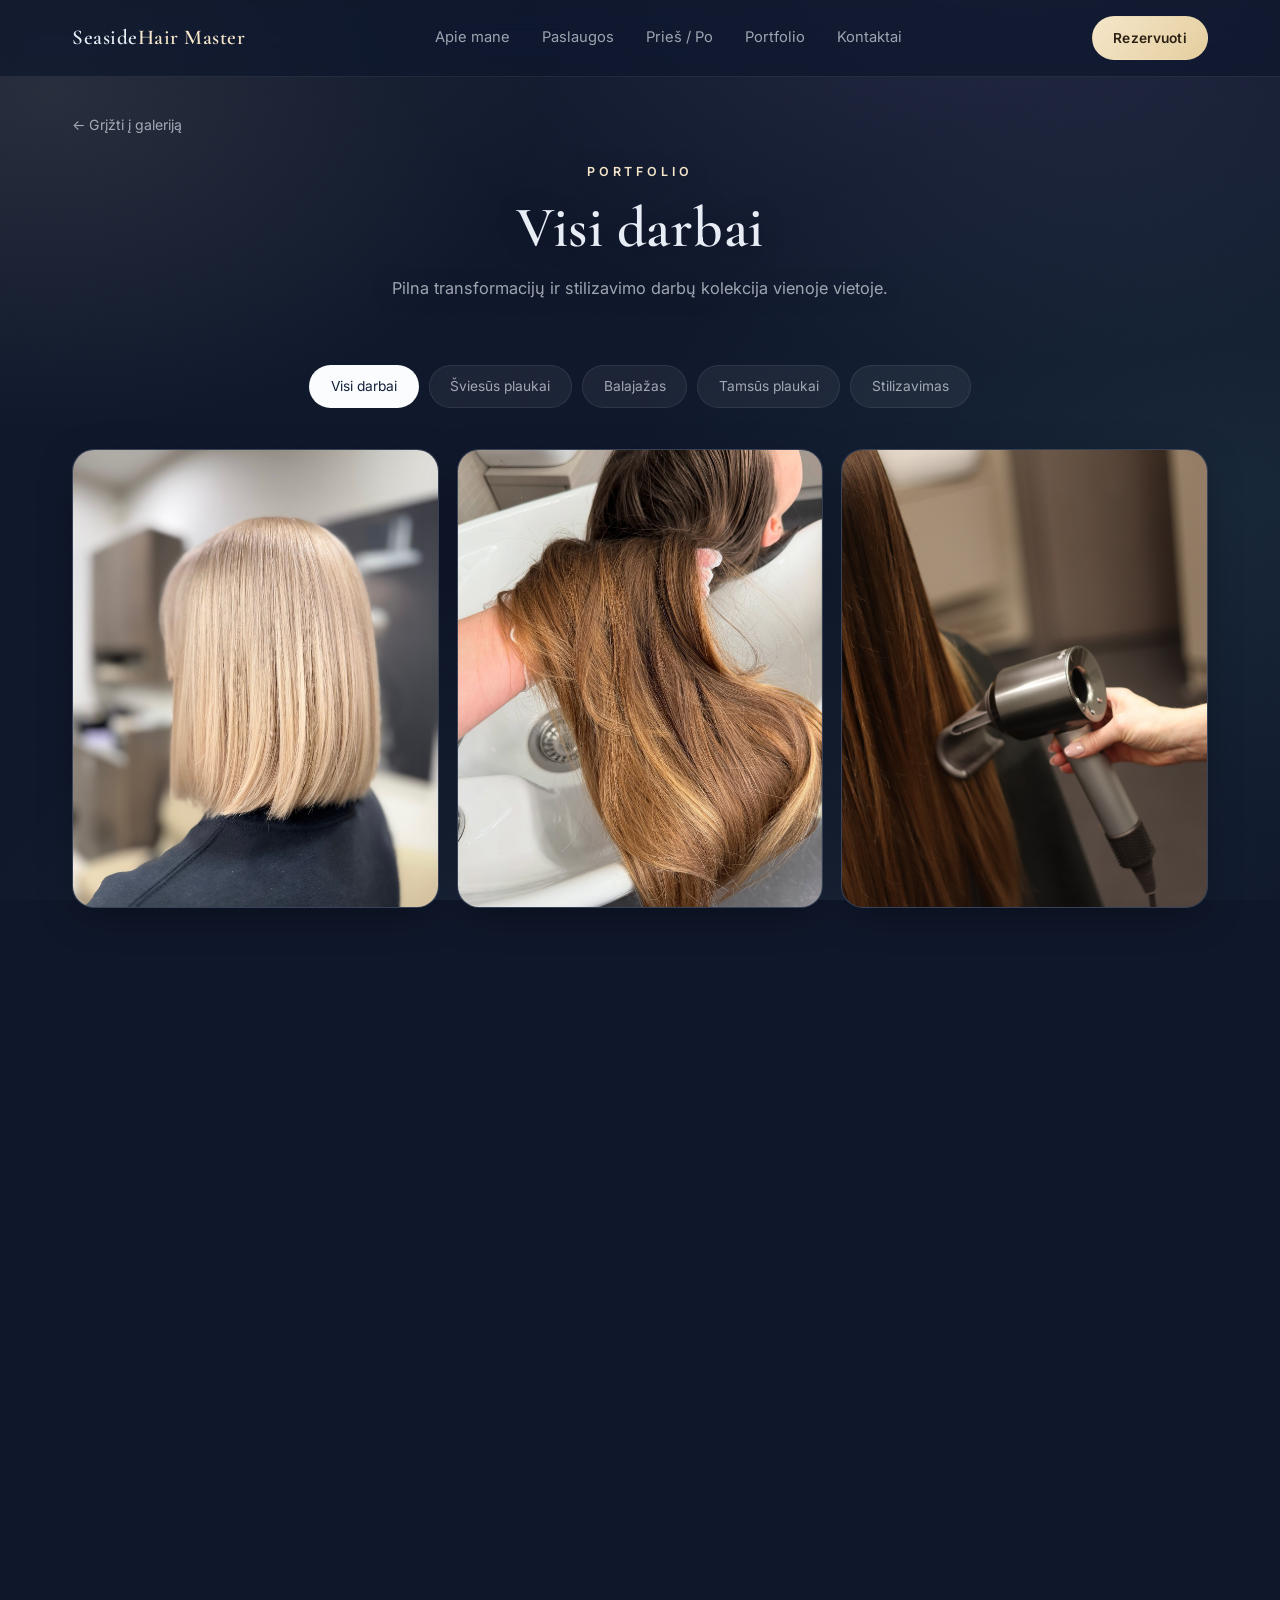
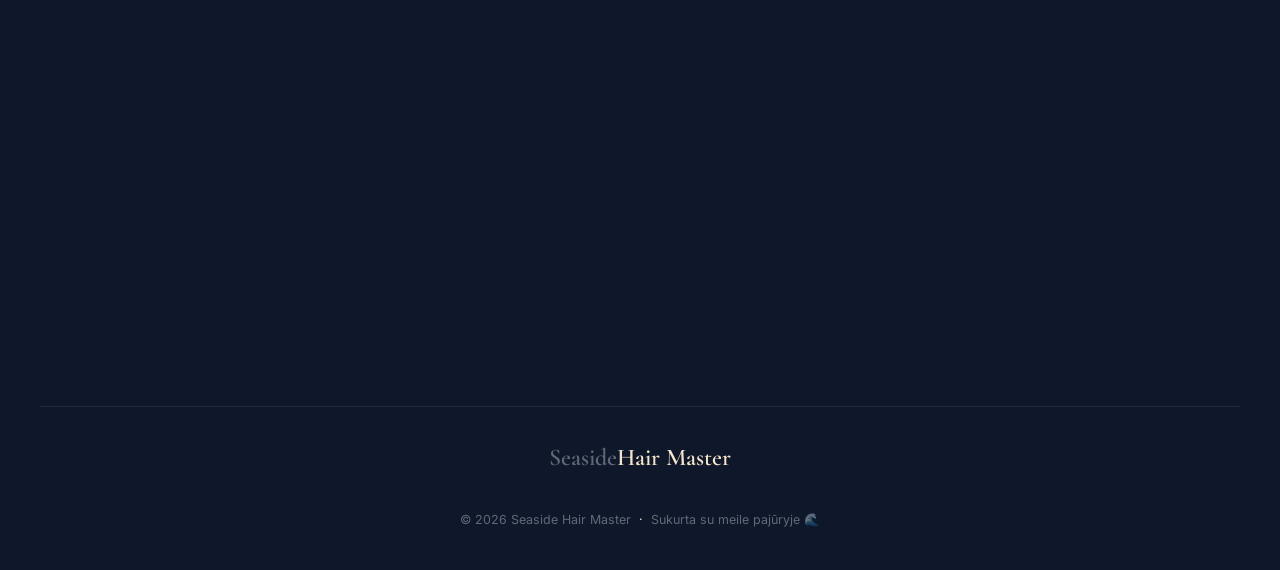
<file: works.html>
<!doctype html>
<html lang="lt">
<head>
  <meta charset="utf-8" />
  <meta name="viewport" content="width=device-width, initial-scale=1, viewport-fit=cover" />
  <title>Darbai · Seaside Hair Master</title>
  <meta name="description" content="Seaside Hair Master darbų galerija pagal kategorijas." />
  <meta name="theme-color" content="#0F172A" />
  <link rel="preconnect" href="https://fonts.googleapis.com" />
  <link rel="preconnect" href="https://fonts.gstatic.com" crossorigin />
  <link href="https://fonts.googleapis.com/css2?family=Cormorant+Garamond:wght@400;500;600;700&family=Inter:wght@300;400;500;600;700&display=swap" rel="stylesheet" />
  <link rel="stylesheet" href="css/styles.css" />
  <link rel="icon" href="data:image/svg+xml,%3Csvg xmlns='http://www.w3.org/2000/svg' viewBox='0 0 32 32'%3E%3Ctext y='26' font-size='26'%3E%F0%9F%8C%8A%3C/text%3E%3C/svg%3E" />
</head>
<body>
  <div class="page-noise" aria-hidden="true"></div>

  <!-- NAV -->
  <header class="nav is-scrolled" id="nav">
    <div class="nav__inner">
      <a href="index.html" class="nav__logo" aria-label="Seaside Hair Master pradžia">
        <span class="nav__logo-text">Seaside<em>Hair&nbsp;Master</em></span>
      </a>
      <nav class="nav__links" aria-label="Pagrindinė navigacija">
        <a href="index.html#about">Apie mane</a>
        <a href="index.html#services">Paslaugos</a>
        <a href="index.html#transform">Prieš / Po</a>
        <a href="index.html#portfolio">Portfolio</a>
        <a href="index.html#contact">Kontaktai</a>
      </nav>
      <a href="index.html#booking" class="btn btn--nav">Rezervuoti</a>
      <button class="sm-toggle" id="smToggle" type="button" aria-label="Atidaryti meniu" aria-expanded="false" aria-controls="smPanel">
        <span class="sm-toggle-textWrap"><span class="sm-toggle-textInner">
          <span class="sm-toggle-line">Meniu</span>
          <span class="sm-toggle-line">Uždaryti</span>
        </span></span>
        <span class="sm-icon" aria-hidden="true">
          <span class="sm-icon-line"></span>
          <span class="sm-icon-line sm-icon-line-v"></span>
        </span>
      </button>
    </div>
  </header>

  <!-- ============ STAGGERED MOBILE MENU ============ -->
  <div class="sm-menu" id="staggeredMenu" aria-hidden="true">
    <div class="sm-prelayers" aria-hidden="true">
      <div class="sm-prelayer" style="background:#4b3f7a"></div>
      <div class="sm-prelayer" style="background:#c9a86e"></div>
    </div>
    <aside class="sm-panel" id="smPanel" aria-hidden="true" aria-label="Meniu">
      <div class="sm-panel-inner">
        <ul class="sm-panel-list" data-numbering>
          <li class="sm-panel-itemWrap"><a class="sm-panel-item" href="index.html#about"><span class="sm-panel-itemLabel">Apie mane</span></a></li>
          <li class="sm-panel-itemWrap"><a class="sm-panel-item" href="index.html#services"><span class="sm-panel-itemLabel">Paslaugos</span></a></li>
          <li class="sm-panel-itemWrap"><a class="sm-panel-item" href="index.html#transform"><span class="sm-panel-itemLabel">Prieš / Po</span></a></li>
          <li class="sm-panel-itemWrap"><a class="sm-panel-item" href="index.html#portfolio"><span class="sm-panel-itemLabel">Portfolio</span></a></li>
          <li class="sm-panel-itemWrap"><a class="sm-panel-item" href="index.html#contact"><span class="sm-panel-itemLabel">Kontaktai</span></a></li>
          <li class="sm-panel-itemWrap"><a class="sm-panel-item" href="index.html#booking"><span class="sm-panel-itemLabel">Rezervuoti</span></a></li>
        </ul>
        <div class="sm-socials" aria-label="Socialiniai tinklai">
          <h3 class="sm-socials-title">Sekite</h3>
          <ul class="sm-socials-list">
            <li class="sm-socials-item"><a class="sm-socials-link" href="https://www.instagram.com/seaside_hair_master" target="_blank" rel="noreferrer">Instagram</a></li>
            <li class="sm-socials-item"><a class="sm-socials-link" href="https://www.facebook.com/ieva.suikaite" target="_blank" rel="noreferrer">Facebook</a></li>
          </ul>
        </div>
      </div>
    </aside>
  </div>

  <main class="works section">
    <a href="index.html#portfolio" class="works__back">← Grįžti į galeriją</a>

    <div class="section__head">
      <p class="eyebrow" id="worksEyebrow">Darbai</p>
      <h1 class="section__title" id="worksTitle">Visi darbai</h1>
      <p class="section__lead" id="worksDesc"></p>
    </div>

    <div class="works__filters" id="worksFilters" role="tablist" aria-label="Kategorijos"></div>

    <div class="works__grid" id="worksGrid"></div>
  </main>

  <!-- Lightbox -->
  <div class="lightbox" id="lightbox" aria-hidden="true" role="dialog" aria-modal="true" aria-label="Darbo peržiūra">
    <button class="lightbox__close" id="lightboxClose" aria-label="Uždaryti">✕</button>
    <img class="lightbox__photo" id="lightboxPhoto" alt="" />
  </div>

  <footer class="site-footer">
    <div class="foot-copy">
      <a href="index.html" class="foot-brand">Seaside<em>Hair Master</em></a>
    </div>
    <div class="foot-copy">
      <span>© <span id="footYear">2026</span> Seaside Hair Master</span>
      <span class="foot-copy__dot">·</span>
      <span>Sukurta su meile pajūryje 🌊</span>
    </div>
  </footer>

  <script src="js/gallery-data.js" defer></script>
  <script src="js/menu.js" defer></script>
  <script src="js/works.js" defer></script>
</body>
</html>
</file>
<file: css/styles.css>
/* =========================================================
   Seaside Hair Master — stiliai
   Dark coastal glassmorphism · responsive
   ========================================================= */

:root{
  --bg:            #0F172A;
  --bg-2:          #0B1120;
  --gold:          #F5E6CA;
  --gold-deep:     #E4CE9E;
  --aqua:          #E0F2FE;
  --aqua-mist:     #A9D9F5;
  --violet:        #B9A8F0;
  --teal:          #7FE3D0;
  --pearl:         #FBFCFE;
  --text:          #E8EDF5;
  --text-soft:     rgba(232,237,245,.66);
  --text-faint:    rgba(232,237,245,.38);

  --glass:         rgba(255,255,255,.055);
  --glass-strong:  rgba(255,255,255,.09);
  --glass-border:  rgba(255,255,255,.14);
  --glass-border-soft: rgba(255,255,255,.08);

  --radius:        22px;
  --radius-sm:     14px;
  --shadow:        0 24px 60px -20px rgba(0,0,0,.55);
  --shadow-soft:   0 10px 40px -12px rgba(0,0,0,.5);

  --serif:         "Cormorant Garamond", Georgia, serif;
  --sans:          "Inter", system-ui, -apple-system, sans-serif;

  --maxw:          1200px;
  --ease:          cubic-bezier(.22,.61,.36,1);
}

*,*::before,*::after{ box-sizing:border-box; }

html{ scroll-behavior:smooth; -webkit-text-size-adjust:100%; overflow-x:hidden; overflow-x:clip; }

body{
  margin:0;
  font-family:var(--sans);
  color:var(--text);
  background:
    radial-gradient(1100px 700px at 80% -6%, rgba(185,168,240,.12), transparent 60%),
    radial-gradient(900px 620px at 4% 10%, rgba(245,230,202,.10), transparent 55%),
    radial-gradient(1000px 700px at 96% 55%, rgba(127,227,208,.07), transparent 60%),
    radial-gradient(1200px 900px at 50% 122%, rgba(169,217,245,.10), transparent 60%),
    var(--bg);
  background-attachment:fixed;
  line-height:1.6;
  position:relative;
  overflow-x:hidden;
  overflow-x:clip;
  -webkit-font-smoothing:antialiased;
}

img{ max-width:100%; display:block; }
a{ color:inherit; text-decoration:none; }
button{ font-family:inherit; cursor:pointer; }

.page-noise{
  position:fixed; inset:0; z-index:1; pointer-events:none; opacity:.35;
  background-image:url("data:image/svg+xml,%3Csvg xmlns='http://www.w3.org/2000/svg' width='120' height='120'%3E%3Cfilter id='n'%3E%3CfeTurbulence type='fractalNoise' baseFrequency='.85' numOctaves='2'/%3E%3C/filter%3E%3Crect width='100%25' height='100%25' filter='url(%23n)' opacity='.5'/%3E%3C/svg%3E");
  mix-blend-mode:overlay;
}

/* ---------- typography helpers ---------- */
.eyebrow{
  font-size:.78rem; letter-spacing:.32em; text-transform:uppercase;
  color:var(--gold); font-weight:600; margin:0 0 1rem;
}
.section__title{
  font-family:var(--serif); font-weight:600;
  font-size:clamp(2.1rem,5.2vw,3.6rem); line-height:1.05;
  margin:0; letter-spacing:.5px;
}
.section__lead{
  color:var(--text-soft); max-width:52ch; margin:1rem auto 0;
  font-size:1.02rem;
}

/* ---------- glass card ---------- */
.glass-card{
  background:linear-gradient(160deg, var(--glass-strong), var(--glass));
  border:1px solid var(--glass-border);
  border-radius:var(--radius);
  backdrop-filter:blur(18px) saturate(140%);
  -webkit-backdrop-filter:blur(18px) saturate(140%);
  box-shadow:var(--shadow-soft),
             inset 0 1px 0 rgba(255,255,255,.14);
}

/* ---------- buttons ---------- */
.btn{
  --pad:.95rem 1.7rem;
  display:inline-flex; align-items:center; justify-content:center; gap:.5em;
  padding:var(--pad); border:1px solid transparent; border-radius:100px;
  font-weight:600; font-size:.94rem; letter-spacing:.02em;
  transition:transform .35s var(--ease), box-shadow .35s var(--ease), background .3s;
  white-space:nowrap;
}
.btn--gold{
  background:linear-gradient(135deg,var(--gold),var(--gold-deep));
  color:#2A2013;
  box-shadow:0 12px 30px -10px rgba(245,230,202,.5);
}
.btn--gold:hover{ transform:translateY(-3px); box-shadow:0 18px 40px -10px rgba(245,230,202,.65); }
.btn--ghost{
  background:var(--glass); color:var(--text);
  border:1px solid var(--glass-border);
}
.btn--ghost:hover{ background:var(--glass-strong); transform:translateY(-2px); }
.btn--nav{ padding:.62rem 1.25rem; font-size:.86rem; background:linear-gradient(135deg,var(--gold),var(--gold-deep)); color:#2A2013; }
.btn--nav:hover{ transform:translateY(-2px); }
.btn--block{ width:100%; }

/* ---------- section frame ---------- */
.section{
  position:relative; z-index:2;
  max-width:var(--maxw); margin:0 auto;
  padding:clamp(4.5rem,9vw,8rem) clamp(1.2rem,4vw,2rem);
}
.section__head{ text-align:center; margin-bottom:clamp(2.5rem,5vw,4rem); }

/* reveal animation — dvikryptė, su kryptimi */
.reveal{ opacity:0; transform:translateY(40px); transition:opacity .85s var(--ease), transform .85s var(--ease); }
.reveal[data-reveal="left"]{ transform:translateX(-64px); }
.reveal[data-reveal="right"]{ transform:translateX(64px); }
.reveal[data-reveal="up"]{ transform:translateY(48px); }
.reveal.is-in{ opacity:1; transform:none; }

/* =========================================================
   NAV
   ========================================================= */
.nav{
  position:fixed; top:0; left:0; right:0; z-index:70;
  transition:background .4s, backdrop-filter .4s, border-color .4s;
  border-bottom:1px solid transparent;
}
.nav.is-scrolled{
  background:rgba(15,23,42,.72);
  backdrop-filter:blur(16px) saturate(140%);
  -webkit-backdrop-filter:blur(16px) saturate(140%);
  border-bottom:1px solid var(--glass-border-soft);
}
.nav__inner{
  max-width:var(--maxw); margin:0 auto;
  display:flex; align-items:center; justify-content:space-between; gap:1rem;
  padding:1rem clamp(1.2rem,4vw,2rem);
}
.nav__logo{ display:flex; align-items:center; gap:.55rem; }
.nav__logo-mark{ font-size:1.4rem; }
.nav__logo-text{ font-family:var(--serif); font-size:1.32rem; font-weight:600; letter-spacing:.5px; }
.nav__logo-text em{ font-style:normal; color:var(--gold); }
.nav__links{ display:flex; gap:2rem; }
.nav__links a{ font-size:.92rem; color:var(--text-soft); position:relative; transition:color .3s; }
.nav__links a::after{
  content:""; position:absolute; left:0; bottom:-6px; height:1.5px; width:0;
  background:var(--gold); transition:width .35s var(--ease);
}
.nav__links a:hover{ color:var(--text); }
.nav__links a:hover::after{ width:100%; }

.nav__burger{ display:none; flex-direction:column; gap:5px; background:none; border:0; padding:6px; }
.nav__burger span{ width:24px; height:2px; background:var(--text); border-radius:2px; transition:.3s var(--ease); }
.nav__burger.is-open span:nth-child(1){ transform:translateY(7px) rotate(45deg); }
.nav__burger.is-open span:nth-child(2){ opacity:0; }
.nav__burger.is-open span:nth-child(3){ transform:translateY(-7px) rotate(-45deg); }

.nav__drawer{
  display:none; flex-direction:column; gap:.3rem;
  padding:1rem clamp(1.2rem,4vw,2rem) 1.6rem;
  background:rgba(11,17,32,.96);
  backdrop-filter:blur(16px); border-bottom:1px solid var(--glass-border-soft);
}
.nav__drawer a{ padding:.85rem .4rem; color:var(--text-soft); border-bottom:1px solid var(--glass-border-soft); }
.nav__drawer a:last-child{ border:0; margin-top:.8rem; }
.nav__drawer.is-open{ display:flex; animation:drawer .35s var(--ease); }
@keyframes drawer{ from{ opacity:0; transform:translateY(-12px);} to{ opacity:1; transform:none; } }

/* =========================================================
   HERO
   ========================================================= */
.hero{
  position:relative; min-height:100svh; display:flex; align-items:center;
  padding:5.5rem clamp(1.2rem,4vw,2rem) 2rem; overflow:hidden; z-index:2;
}
.hero__stats{ margin-top:1.3rem; }
.hero__bg{ display:none; }
.hero__canvas{ position:absolute; inset:0; width:100%; height:100%; z-index:0; }
.hero__glow{
  position:absolute; z-index:0; inset:0; pointer-events:none;
  background:radial-gradient(600px 500px at 82% 40%, rgba(169,217,245,.16), transparent 60%);
}
.hero__grid{
  position:relative; z-index:2;
  max-width:var(--maxw); margin:0 auto; width:100%;
  display:grid; grid-template-columns:1.05fr .95fr; gap:clamp(2rem,5vw,4rem); align-items:center;
}
.hero__title{
  font-family:var(--serif); font-weight:600;
  font-size:clamp(2.9rem,6vw,4.7rem); line-height:1; letter-spacing:.5px;
  margin:.3rem 0 1.2rem;
}
.hero__title span{ display:block; }
.reveal-word{ opacity:0; transform:translateY(40px); }
.reveal-word--accent{
  background:linear-gradient(120deg,var(--gold) 10%,var(--violet) 55%,var(--aqua-mist));
  background-size:200% auto;
  -webkit-background-clip:text; background-clip:text; color:transparent;
  font-style:italic; animation:shimmer 7s ease-in-out infinite;
}
@keyframes shimmer{ 0%,100%{ background-position:0% 50%; } 50%{ background-position:100% 50%; } }
.hero__sub{ color:var(--text-soft); font-size:1.05rem; max-width:46ch; margin:0 0 1.5rem; }

.hero__cta{
  display:flex; align-items:center; justify-content:space-between; gap:1.5rem;
  padding:1.1rem 1.1rem 1.1rem 1.6rem; max-width:520px;
}
.hero__cta-text{ display:flex; flex-direction:column; }
.hero__cta-text strong{ font-size:1.02rem; }
.hero__cta-text span{ font-size:.8rem; color:var(--text-faint); }

.hero__stats{ list-style:none; display:flex; gap:2.4rem; margin:2.6rem 0 0; padding:0; }
.hero__stats li{ display:flex; flex-direction:column; }
.hero__stats b{ font-family:var(--serif); font-size:1.8rem; color:var(--gold); }
.hero__stats span{ font-size:.78rem; color:var(--text-soft); letter-spacing:.02em; }

.hero__right{ display:flex; justify-content:center; align-items:center; }
.hero__media{ position:relative; display:flex; justify-content:center; }
.hero__media-img{
  aspect-ratio:9/16; height:min(76vh, 660px); width:auto; max-width:100%;
  border-radius:calc(var(--radius) + 8px);
  background:
    linear-gradient(180deg, rgba(15,23,42,.28) 0%, transparent 20%, transparent 62%, rgba(11,17,32,.62) 100%),
    url("../assets/img/ieva-portrait.jpg");
  background-size:cover; background-position:center 8%;
  box-shadow:
    0 50px 90px -30px rgba(0,0,0,.85),
    0 20px 50px -25px rgba(0,0,0,.6);
  border:1px solid rgba(245,230,202,.3);
  position:relative; overflow:hidden;
}
.hero__media-img::before{
  content:""; position:absolute; inset:0; z-index:2; pointer-events:none;
  border-radius:inherit;
  box-shadow:inset 0 0 0 1px rgba(255,255,255,.1), inset 0 0 60px rgba(11,17,32,.35);
}
.hero__media-img::after{
  content:""; position:absolute; inset:0;
  background:linear-gradient(115deg, transparent 40%, rgba(255,255,255,.12) 50%, transparent 60%);
  animation:sheen 6s var(--ease) infinite;
}
@keyframes sheen{ 0%,60%{ transform:translateX(-120%);} 100%{ transform:translateX(120%);} }
.hero__media-tag{
  position:absolute; bottom:1.1rem; left:-1rem; padding:.7rem 1.1rem;
  font-size:.84rem; display:flex; align-items:center; gap:.5rem;
}
.hero__media-tag b{ color:var(--gold); }
.dot{ width:8px; height:8px; border-radius:50%; background:#7CE0A8; box-shadow:0 0 10px #7CE0A8; animation:pulse 1.8s infinite; }
@keyframes pulse{ 0%,100%{ opacity:1;} 50%{ opacity:.35;} }

.hero__scroll{
  position:absolute; bottom:1.6rem; left:50%; transform:translateX(-50%); z-index:3;
  width:26px; height:42px; border:1.5px solid var(--glass-border); border-radius:100px;
  display:flex; justify-content:center; padding-top:8px;
}
.hero__scroll span{ width:4px; height:8px; border-radius:4px; background:var(--gold); animation:scroll 1.8s infinite; }
@keyframes scroll{ 0%{ opacity:0; transform:translateY(-4px);} 40%{ opacity:1;} 80%{ opacity:0; transform:translateY(12px);} }

/* =========================================================
   ABOUT
   ========================================================= */
.about__grid{ display:grid; grid-template-columns:1fr 1.05fr; gap:clamp(2.5rem,6vw,5rem); align-items:center; }
.about__visual{ position:relative; min-height:460px; }
.about__img{ position:absolute; border-radius:var(--radius); background-size:cover; background-position:center; box-shadow:var(--shadow); border:1px solid var(--glass-border); }
.about__img--back{
  width:68%; aspect-ratio:3/4; top:0; right:0;
  background-image:url("../assets/img/long-ombre.jpg");
  background-size:cover; background-position:center 18%; background-repeat:no-repeat;
}
.about__img--front{
  width:56%; aspect-ratio:3/4; bottom:0; left:0;
  background-image:url("../assets/img/foils-process.jpg");
  background-size:cover; background-position:center center; background-repeat:no-repeat;
}
.about__sign{
  position:absolute; bottom:2.2rem; right:.5rem; padding:1rem 1.4rem;
  display:flex; flex-direction:column;
}
.about__sign-name{ font-family:var(--serif); font-size:1.7rem; color:var(--gold); line-height:1; }
.about__sign-role{ font-size:.74rem; color:var(--text-soft); letter-spacing:.06em; text-transform:uppercase; margin-top:.35rem; }

.about__text p{ font-size:1.06rem; margin:0 0 1.2rem; }
.fade-line{ opacity:.28; transition:opacity .8s var(--ease); }
.fade-line.is-in{ opacity:1; }
.about__text em{ color:var(--aqua-mist); font-style:italic; }
.about__badges{ list-style:none; display:flex; flex-wrap:wrap; gap:.6rem; padding:0; margin:1.8rem 0 0; }
.about__badges li{
  font-size:.78rem; padding:.5rem .95rem; border-radius:100px;
  background:var(--glass); border:1px solid var(--glass-border); color:var(--text-soft);
}

/* =========================================================
   SERVICES
   ========================================================= */
.services__tabs{ display:flex; flex-wrap:wrap; justify-content:center; gap:.6rem; margin-bottom:2.6rem; }
.tab{
  padding:.8rem 1.5rem; border-radius:100px; font-size:.92rem; font-weight:500;
  background:var(--glass); border:1px solid var(--glass-border-soft); color:var(--text-soft);
  transition:.3s var(--ease);
}
.tab.is-active{ background:linear-gradient(135deg,var(--gold),var(--gold-deep)); color:#2A2013; border-color:transparent; box-shadow:0 10px 26px -12px rgba(245,230,202,.5); }
.tab:not(.is-active):hover{ color:var(--text); background:var(--glass-strong); }

.services__panels{ position:relative; }
.services__list{ display:grid; gap:1rem; }
.service{
  display:flex; align-items:center; justify-content:space-between; gap:1.5rem;
  padding:1.5rem 1.8rem; border-radius:var(--radius);
  background:linear-gradient(160deg,var(--glass-strong),var(--glass));
  border:1px solid var(--glass-border); backdrop-filter:blur(14px);
  transform-style:preserve-3d; transition:transform .2s var(--ease), border-color .3s, box-shadow .3s;
  will-change:transform;
}
.service:hover{ border-color:rgba(245,230,202,.4); box-shadow:0 20px 50px -22px rgba(0,0,0,.7); }
.service__main h3{ font-family:var(--serif); font-size:1.42rem; margin:0 0 .35rem; font-weight:600; }
.service__main p{ margin:0; color:var(--text-soft); font-size:.94rem; max-width:56ch; }
.service__price{ text-align:right; flex-shrink:0; }
.service__price b{ font-family:var(--serif); font-size:1.5rem; color:var(--gold); display:block; }
.service__price span{ font-size:.72rem; color:var(--text-faint); text-transform:uppercase; letter-spacing:.1em; }
.service__book{ margin-top:.6rem; font-size:.8rem; color:var(--aqua-mist); }

.services__thumb{
  position:fixed; top:0; left:0; width:150px; height:190px; border-radius:16px;
  background-size:cover; background-position:center; pointer-events:none; z-index:40;
  opacity:0; transform:translate(-50%,-50%) scale(.7); transition:opacity .3s, transform .3s var(--ease);
  border:1px solid var(--glass-border); box-shadow:var(--shadow);
}
.services__thumb.is-visible{ opacity:1; transform:translate(-50%,-50%) scale(1); }

/* =========================================================
   BEFORE / AFTER
   ========================================================= */
.ba{
  position:relative; max-width:860px; margin:0 auto; aspect-ratio:16/10;
  border-radius:var(--radius); overflow:hidden; box-shadow:var(--shadow);
  border:1px solid var(--glass-border); user-select:none; touch-action:none;
}
.ba__img{ position:absolute; inset:0; background-size:cover; background-position:center; }
.ba__img--after{ background:linear-gradient(160deg,#d8bd8f 0%,#7d97ad 55%,#26364f 100%); }
.ba__img--before{
  background:linear-gradient(160deg,#4a4a4a,#20242b);
  filter:grayscale(.5) brightness(.8); width:50%;
  border-right:2px solid rgba(255,255,255,.7);
}
.ba__label{
  position:absolute; top:1rem; padding:.4rem .9rem; font-size:.76rem; letter-spacing:.14em; text-transform:uppercase;
  background:rgba(15,23,42,.55); border:1px solid var(--glass-border-soft); border-radius:100px; backdrop-filter:blur(6px);
}
.ba__label--before{ left:1rem; }
.ba__label--after{ right:1rem; color:var(--gold); }
.ba__handle{
  position:absolute; top:0; bottom:0; left:50%; width:2px; background:rgba(255,255,255,.85);
  transform:translateX(-50%); cursor:ew-resize;
}
.ba__handle-grip{
  position:absolute; top:50%; left:50%; transform:translate(-50%,-50%);
  width:52px; height:52px; border-radius:50%;
  background:linear-gradient(135deg,var(--gold),var(--gold-deep)); color:#2A2013;
  display:flex; align-items:center; justify-content:center; font-weight:700; letter-spacing:2px;
  box-shadow:0 10px 30px -8px rgba(0,0,0,.6);
}

/* =========================================================
   PORTFOLIO
   ========================================================= */
.portfolio__filters{ display:flex; flex-wrap:wrap; justify-content:center; gap:.6rem; margin-bottom:2.4rem; }
.pill{
  padding:.6rem 1.3rem; border-radius:100px; font-size:.86rem;
  background:var(--glass); border:1px solid var(--glass-border-soft); color:var(--text-soft); transition:.3s var(--ease);
}
.pill.is-active{ background:var(--pearl); color:#12203a; border-color:transparent; }
.pill:not(.is-active):hover{ color:var(--text); background:var(--glass-strong); }

.portfolio__grid{
  columns:3; column-gap:1.1rem;
}
.tile{
  break-inside:avoid; margin-bottom:1.1rem; border-radius:var(--radius); overflow:hidden;
  position:relative; cursor:pointer; border:1px solid var(--glass-border-soft);
  transition:transform .5s var(--ease), opacity .4s; box-shadow:var(--shadow-soft);
}
.tile:hover{ transform:translateY(-6px); }
.tile__img{ background-size:cover; background-position:center; }
.tile__overlay{
  position:absolute; inset:0; display:flex; flex-direction:column; justify-content:flex-end;
  padding:1.1rem; background:linear-gradient(180deg,transparent 45%,rgba(11,17,32,.85));
  opacity:0; transition:opacity .4s;
}
.tile:hover .tile__overlay{ opacity:1; }
.tile__overlay h4{ font-family:var(--serif); font-size:1.15rem; margin:0; }
.tile__overlay span{ font-size:.78rem; color:var(--gold); }
.tile.is-hidden{ display:none; }

/* lightbox */
.lightbox{
  position:fixed; inset:0; z-index:100; display:none; align-items:center; justify-content:center;
  padding:1.5rem; background:rgba(6,10,20,.72); backdrop-filter:blur(10px);
}
.lightbox.is-open{ display:flex; animation:fade .3s; }
@keyframes fade{ from{ opacity:0;} to{ opacity:1; } }
.lightbox__inner{ display:grid; grid-template-columns:1.4fr .9fr; max-width:900px; width:100%; max-height:86vh; overflow:hidden; }
.lightbox__img{ background-size:cover; background-position:center; min-height:400px; }
.lightbox__meta{ padding:2rem; overflow:auto; }
.lightbox__meta h3{ font-family:var(--serif); font-size:1.7rem; margin:0 0 .3rem; }
.lightbox__cat{ color:var(--gold); font-size:.82rem; text-transform:uppercase; letter-spacing:.12em; margin:0 0 1.5rem; }
.lightbox__meta dl{ margin:0; display:grid; gap:.9rem; }
.lightbox__meta dt{ font-size:.72rem; color:var(--text-faint); text-transform:uppercase; letter-spacing:.1em; }
.lightbox__meta dd{ margin:.2rem 0 0; font-size:.96rem; }
.lightbox__close{
  position:absolute; top:1.4rem; right:1.6rem; width:44px; height:44px; border-radius:50%;
  background:var(--glass-strong); border:1px solid var(--glass-border); color:var(--text); font-size:1.1rem;
}
.lightbox__close:hover{ background:var(--glass); }

/* =========================================================
   BOOKING
   ========================================================= */
.booking{ position:relative; }
.booking::before{
  content:""; position:absolute; top:0; bottom:0; left:50%; transform:translateX(-50%);
  width:100vw; z-index:-1;
  background:
    linear-gradient(rgba(11,17,32,.80), rgba(11,17,32,.90) 55%, rgba(11,17,32,.96)),
    url("../assets/img/stylist-blowdry.jpg") center 22% / cover no-repeat;
}
.booking::after{
  content:""; position:absolute; top:0; bottom:0; left:50%; transform:translateX(-50%);
  width:100vw; z-index:-1; pointer-events:none;
  border-top:1px solid var(--glass-border-soft); border-bottom:1px solid var(--glass-border-soft);
  background:radial-gradient(700px 400px at 50% 0%, rgba(169,217,245,.12), transparent 65%);
}
.booking__card{ max-width:720px; margin:0 auto; padding:clamp(1.6rem,4vw,2.8rem); }
.booking__steps{ list-style:none; display:flex; gap:.5rem; margin:0 0 2.2rem; padding:0; counter-reset:s; }
.booking__steps li{ flex:1; display:flex; align-items:center; gap:.6rem; font-size:.86rem; color:var(--text-faint); }
.booking__steps li span{
  width:30px; height:30px; border-radius:50%; display:grid; place-items:center; flex-shrink:0;
  background:var(--glass); border:1px solid var(--glass-border); font-size:.85rem; transition:.3s;
}
.booking__steps li.is-active{ color:var(--text); }
.booking__steps li.is-active span{ background:linear-gradient(135deg,var(--gold),var(--gold-deep)); color:#2A2013; border-color:transparent; }
.booking__steps li.is-done span{ background:rgba(124,224,168,.2); border-color:rgba(124,224,168,.5); color:#7CE0A8; }

.booking__panel{ border:0; padding:0; margin:0; display:none; }
.booking__panel.is-active{ display:block; animation:panel .4s var(--ease); }
@keyframes panel{ from{ opacity:0; transform:translateX(14px);} to{ opacity:1; transform:none; } }

.field{ margin-bottom:1.1rem; }
.field-row{ display:grid; grid-template-columns:1fr 1fr; gap:1rem; }
.field label{ display:block; font-size:.82rem; color:var(--text-soft); margin-bottom:.45rem; letter-spacing:.02em; }
.field input, .field select, .field textarea, .card-input input{
  width:100%; padding:.85rem 1rem; border-radius:var(--radius-sm); color:var(--text);
  background:var(--glass); border:1px solid var(--glass-border); font-size:.95rem; font-family:inherit;
  transition:border-color .3s, box-shadow .3s, background .3s;
}
.field input::placeholder, .field textarea::placeholder{ color:var(--text-faint); }
.field input:focus, .field select:focus, .field textarea:focus, .card-input input:focus{
  outline:none; border-color:rgba(245,230,202,.55);
  background:var(--glass-strong);
  box-shadow:0 0 0 3px rgba(245,230,202,.12), 0 0 26px -4px rgba(169,217,245,.4);
}
.field select{ appearance:none; background-image:url("data:image/svg+xml,%3Csvg xmlns='http://www.w3.org/2000/svg' width='12' height='8'%3E%3Cpath d='M1 1l5 5 5-5' stroke='%23F5E6CA' stroke-width='1.5' fill='none'/%3E%3C/svg%3E"); background-repeat:no-repeat; background-position:right 1rem center; }
.field textarea{ resize:vertical; }
.field.invalid input, .field.invalid select{ border-color:#e88; box-shadow:0 0 0 3px rgba(238,136,136,.15); }

.dropzone{
  display:flex; flex-direction:column; align-items:center; gap:.4rem; text-align:center;
  padding:1.8rem; border-radius:var(--radius-sm); cursor:pointer;
  background:var(--glass); border:1.5px dashed var(--glass-border); transition:.3s;
}
.dropzone:hover, .dropzone.is-drag{ border-color:var(--gold); background:var(--glass-strong); }
.dropzone__icon{ font-size:1.5rem; color:var(--gold); }
.dropzone small{ color:var(--text-faint); font-size:.78rem; }
.dropzone b{ color:var(--gold); }

.booking__nav{ display:flex; justify-content:space-between; align-items:center; margin-top:1.8rem; gap:1rem; }
.booking__hint, .booking__secure{ font-size:.88rem; color:var(--text-soft); margin:0 0 1.2rem; }
.booking__secure{ margin:1.2rem 0 0; }

/* calendar */
.calendar{ display:grid; grid-template-columns:repeat(7,1fr); gap:.4rem; }
.calendar__dow{ text-align:center; font-size:.7rem; color:var(--text-faint); text-transform:uppercase; padding:.3rem 0; }
.calendar__day{
  aspect-ratio:1; border-radius:12px; background:var(--glass); border:1px solid var(--glass-border-soft);
  color:var(--text); font-size:.9rem; display:grid; place-items:center; transition:.25s;
}
.calendar__day:disabled{ opacity:.25; cursor:not-allowed; }
.calendar__day:not(:disabled):hover{ background:var(--glass-strong); border-color:var(--gold); }
.calendar__day.is-selected{ background:linear-gradient(135deg,var(--gold),var(--gold-deep)); color:#2A2013; border-color:transparent; }
.calendar__day.is-empty{ background:none; border:0; }

.timeslots{ margin-top:1.6rem; }
.timeslots__label{ font-size:.86rem; color:var(--text-soft); margin:0 0 .8rem; }
.timeslots__label b{ color:var(--gold); }
.timeslots__grid{ display:grid; grid-template-columns:repeat(auto-fill,minmax(90px,1fr)); gap:.5rem; }
.slot{ padding:.7rem; border-radius:12px; background:var(--glass); border:1px solid var(--glass-border); color:var(--text); font-size:.9rem; transition:.25s; }
.slot:hover{ border-color:var(--gold); background:var(--glass-strong); }
.slot.is-selected{ background:linear-gradient(135deg,var(--gold),var(--gold-deep)); color:#2A2013; border-color:transparent; }

.summary{ background:var(--glass); border:1px solid var(--glass-border); border-radius:var(--radius-sm); padding:1.3rem 1.5rem; margin-bottom:1.5rem; }
.summary__row{ display:flex; justify-content:space-between; padding:.5rem 0; font-size:.94rem; border-bottom:1px solid var(--glass-border-soft); }
.summary__row:last-child{ border:0; }
.summary__row span{ color:var(--text-soft); }
.summary__row b{ color:var(--text); }
.summary__total{ font-family:var(--serif); font-size:1.2rem; }
.summary__total b{ color:var(--gold); }

.card-input{ position:relative; }
.card-brands{ position:absolute; right:.7rem; top:50%; transform:translateY(-50%); display:flex; gap:.35rem; }
.card-brands span{ font-size:.62rem; padding:.2rem .35rem; border-radius:5px; background:var(--glass-strong); border:1px solid var(--glass-border-soft); color:var(--text-soft); }

.booking__success{ text-align:center; padding:2rem 1rem; }
.booking__success-mark{
  width:70px; height:70px; border-radius:50%; margin:0 auto 1.3rem; display:grid; place-items:center;
  background:rgba(124,224,168,.16); border:1px solid rgba(124,224,168,.5); color:#7CE0A8; font-size:2rem;
}
.booking__success h3{ font-family:var(--serif); font-size:1.9rem; margin:0 0 .6rem; }
.booking__success p{ color:var(--text-soft); }
.booking__disclaimer{ text-align:center; color:var(--text-faint); font-size:.78rem; margin-top:1.4rem; }

/* =========================================================
   FOOTER
   ========================================================= */
.footer{ position:relative; z-index:2; max-width:var(--maxw); margin:0 auto; padding:2rem clamp(1.2rem,4vw,2rem) 3rem; }
.footer__inner{ display:grid; grid-template-columns:1.5fr 1fr 1fr 1.3fr; gap:2.5rem; padding:clamp(2rem,4vw,3rem); }
.footer__brand p{ color:var(--text-soft); font-size:.92rem; margin:1rem 0 1.4rem; max-width:34ch; }
.footer__col h4{ font-family:var(--serif); font-size:1.2rem; margin:0 0 1rem; font-weight:600; }
.footer__col p{ color:var(--text-soft); font-size:.92rem; margin:0 0 .8rem; }
.footer__link{ display:block; color:var(--aqua-mist); font-size:.92rem; margin-bottom:.4rem; transition:color .3s; }
.footer__link:hover{ color:var(--gold); }
.footer__social{ display:flex; gap:1rem; }
.footer__social a{ font-size:.86rem; color:var(--text-soft); position:relative; transition:color .3s; }
.footer__social a:hover{ color:var(--gold); }
.footer__hours{ list-style:none; padding:0; margin:0; }
.footer__hours li{ display:flex; justify-content:space-between; font-size:.9rem; padding:.35rem 0; color:var(--text-soft); }
.footer__hours b{ color:var(--text); }
.footer__bottom{ display:flex; justify-content:space-between; flex-wrap:wrap; gap:.6rem; margin-top:1.6rem; padding:0 .5rem; font-size:.8rem; color:var(--text-faint); }

/* =========================================================
   RESPONSIVE
   ========================================================= */
@media (max-width:960px){
  .nav__links{ display:none; }
  .nav__burger{ display:flex; }
  .btn--nav{ display:none; }
  .hero{ min-height:90svh; padding-top:6rem; padding-bottom:3rem; text-align:center; }
  .hero__bg{
    display:block; position:absolute; inset:0; z-index:0;
    background:
      linear-gradient(rgba(15,23,42,.38) 0%, rgba(15,23,42,.62) 42%, rgba(15,23,42,.9) 78%, rgba(15,23,42,.97)),
      url("../assets/img/ieva-portrait.jpg") center 20% / cover no-repeat;
  }
  .hero__grid{ grid-template-columns:1fr; gap:1.6rem; }
  .hero__left{ text-align:center; }
  .hero__right{ display:none; }
  .hero__title{ margin:.3rem 0 1rem; }
  .hero__sub{ margin:0 auto 1.4rem; }
  .hero__cta{ margin-left:auto; margin-right:auto; }
  .hero__stats{ justify-content:center; gap:1.2rem 1.8rem; margin-top:1.8rem; }
  .about__grid{ grid-template-columns:1fr; }
  .about__visual{ max-width:440px; }
  .portfolio__grid{ columns:2; }
  .footer__inner{ grid-template-columns:1fr 1fr; }
  .lightbox__inner{ grid-template-columns:1fr; }
  .lightbox__img{ min-height:260px; }
}
@media (max-width:600px){
  .hero__cta{ flex-direction:column; align-items:stretch; text-align:center; }
  .hero__cta .btn{ width:100%; }
  .hero__stats{ flex-wrap:wrap; gap:1.2rem 2rem; }
  .service{ flex-direction:column; align-items:flex-start; gap:.9rem; }
  .service__price{ text-align:left; }
  .portfolio__grid{ columns:1; }
  .footer__inner{ grid-template-columns:1fr; }
  .field-row{ grid-template-columns:1fr; }
  .booking__steps li span{ width:26px; height:26px; }
  .booking__steps li{ font-size:.72rem; }
  .section__title{ font-size:2rem; }
  /* jokio horizontalaus judesio telefonuose */
  .reveal[data-reveal="left"], .reveal[data-reveal="right"]{ transform:translateY(42px); }
  /* kompaktiškesnis hero, kad mygtukas matytųsi iškart */
  .hero{ padding-top:5rem; }
  .hero__title{ font-size:clamp(2.3rem,9.5vw,3rem); }
  .hero__sub{ font-size:1rem; margin-bottom:1.2rem; }
  .hero__cta{ padding:1rem; }
}

@media (prefers-reduced-motion:reduce){
  *{ animation:none !important; transition:none !important; scroll-behavior:auto !important; }
  .reveal, .reveal-word, .fade-line{ opacity:1 !important; transform:none !important; }
}

/* =========================================================
   PARTICLES — subtilus judantis fonas
   ========================================================= */
.particles{
  position:fixed; inset:0; width:100%; height:100%; z-index:0; pointer-events:none;
  opacity:.9;
}

/* =========================================================
   BEFORE / AFTER — 3 showcase cards (su Prieš/Po slankikliu)
   ========================================================= */
.showcase__hint{ text-align:center; color:var(--text-soft); font-size:.95rem; margin:-1rem 0 2.4rem; }
.bax{
  position:relative; aspect-ratio:4/5; overflow:hidden; touch-action:none; user-select:none;
  cursor:ew-resize; background:#26324a;
}
.showcase__card--tall .bax{ aspect-ratio:4/5.4; }
.bax__after, .bax__before{ position:absolute; inset:0; background-size:cover; background-position:center; }
.bax__before{
  width:50%; filter:grayscale(.55) brightness(.72) contrast(1.05) sepia(.12);
  border-right:2px solid rgba(255,255,255,.85);
}
.bax__badge{
  position:absolute; top:.7rem; padding:.28rem .65rem; font-size:.6rem; letter-spacing:.14em;
  text-transform:uppercase; border-radius:100px; background:rgba(11,17,32,.6);
  border:1px solid var(--glass-border-soft); backdrop-filter:blur(4px); z-index:3;
}
.bax__badge--before{ left:.7rem; }
.bax__badge--after{ right:.7rem; color:var(--gold); }
.bax__handle{
  position:absolute; top:0; bottom:0; left:50%; width:2px; background:rgba(255,255,255,.9);
  transform:translateX(-50%); z-index:3;
}
.bax__handle span{
  position:absolute; top:50%; left:50%; transform:translate(-50%,-50%);
  width:40px; height:40px; border-radius:50%;
  background:linear-gradient(135deg,var(--gold),var(--gold-deep)); color:#2A2013;
  display:grid; place-items:center; box-shadow:0 8px 22px -6px rgba(0,0,0,.65);
}
.bax__handle span::before{ content:"‹ ›"; font-weight:700; letter-spacing:1px; font-size:.85rem; }

/* =========================================================
   BEFORE / AFTER — 3 showcase cards
   ========================================================= */
.showcase{
  display:grid; grid-template-columns:repeat(3,1fr); gap:1.4rem; align-items:center;
}
.showcase__card{
  border-radius:var(--radius); overflow:hidden; position:relative;
  border:1px solid var(--glass-border); box-shadow:var(--shadow);
  background:var(--bg-2); transition:transform .5s var(--ease), box-shadow .5s var(--ease);
}
.showcase__card:hover{ transform:translateY(-8px); box-shadow:0 30px 60px -24px rgba(0,0,0,.75); }
.showcase__card--tall{ transform:translateY(-18px); }
.showcase__card--tall:hover{ transform:translateY(-26px); }
.showcase__img{
  aspect-ratio:4/5; background-size:cover; background-position:center top;
  background-color:#26324a; background-repeat:no-repeat;
}
.showcase__card--tall .showcase__img{ aspect-ratio:4/5.4; }
.showcase__body{ padding:1.4rem 1.5rem 1.6rem; }
.showcase__tag{
  font-size:.7rem; letter-spacing:.16em; text-transform:uppercase; color:var(--gold);
  display:inline-block; margin-bottom:.6rem;
}
.showcase__body h3{ font-family:var(--serif); font-size:1.35rem; margin:0 0 .5rem; font-weight:600; }
.showcase__body p{ margin:0; color:var(--text-soft); font-size:.92rem; }

/* =========================================================
   GALLERY — category carousel
   ========================================================= */
.gallery__viewport{ width:100%; }
.gallery__track{
  display:flex; gap:20px; overflow-x:auto; scroll-snap-type:x mandatory;
  padding:.6rem .3rem 1.4rem; scrollbar-width:none; -ms-overflow-style:none;
}
.gallery__track::-webkit-scrollbar{ display:none; }
.gcard{
  scroll-snap-align:start; flex:0 0 340px; max-width:340px;
  position:relative; border-radius:var(--radius); overflow:hidden;
  border:1px solid var(--glass-border); box-shadow:var(--shadow); min-height:440px;
  display:flex; align-items:flex-end; isolation:isolate;
  transition:transform .5s var(--ease), box-shadow .5s var(--ease), border-color .4s;
}
.gcard:hover{ transform:translateY(-6px); border-color:rgba(245,230,202,.45); box-shadow:0 30px 60px -22px rgba(0,0,0,.75); }
.gcard__img{
  position:absolute; inset:0; z-index:-2; background-size:cover; background-position:center;
  background-color:#26324a; transition:transform .6s var(--ease);
}
.gcard:hover .gcard__img{ transform:scale(1.06); }
.gcard__shade{ position:absolute; inset:0; z-index:-1; background:linear-gradient(180deg, rgba(11,17,32,0) 30%, rgba(11,17,32,.55) 60%, rgba(11,17,32,.92)); }
.gcard__body{ padding:1.6rem 1.5rem; color:var(--text); }
.gcard__count{ font-size:.72rem; letter-spacing:.14em; text-transform:uppercase; color:var(--gold); }
.gcard__body h3{ font-family:var(--serif); font-size:1.7rem; margin:.4rem 0 .5rem; font-weight:600; }
.gcard__body p{ margin:0 0 1rem; font-size:.9rem; color:var(--text-soft); }
.gcard__link{ display:inline-flex; align-items:center; gap:.5rem; font-size:.86rem; font-weight:600; color:var(--gold); }
.gcard:hover .gcard__link svg{ transform:translateX(4px); }
.gcard__link svg{ transition:transform .3s var(--ease); }

.gallery__controls{ display:flex; align-items:center; justify-content:space-between; margin-top:1.4rem; }
.gallery__arrows{ display:flex; gap:.6rem; }
.gallery__arrow{
  width:46px; height:46px; border-radius:50%; display:grid; place-items:center;
  background:var(--glass); border:1px solid var(--glass-border); color:var(--text); transition:.3s var(--ease);
}
.gallery__arrow:not(:disabled):hover{ background:var(--glass-strong); border-color:var(--gold); transform:translateY(-2px); }
.gallery__arrow:disabled{ opacity:.3; cursor:not-allowed; }
.gallery__dots{ display:flex; gap:.5rem; }
.gdot{ width:8px; height:8px; border-radius:50%; border:0; background:var(--glass-border); transition:.3s; padding:0; }
.gdot.is-active{ background:var(--gold); width:22px; border-radius:5px; }

/* =========================================================
   CONTACT + MAP
   ========================================================= */
.contact__grid{ display:grid; grid-template-columns:.85fr 1.15fr; gap:1.6rem; }
.contact__info{ padding:2rem; display:flex; flex-direction:column; gap:1.3rem; }
.contact__row{ display:flex; gap:1rem; align-items:flex-start; }
.contact__ico{ font-size:1.2rem; line-height:1.4; flex-shrink:0; }
.contact__row b{ font-size:.95rem; }
.contact__row p{ margin:.15rem 0 0; color:var(--text-soft); font-size:.92rem; }
.contact__row a{ color:var(--aqua-mist); transition:color .3s; }
.contact__row a:hover{ color:var(--gold); }
.contact__hours{ list-style:none; margin:.3rem 0 0; padding:0; }
.contact__hours li{ display:flex; justify-content:space-between; gap:1.5rem; font-size:.9rem; padding:.25rem 0; color:var(--text-soft); }
.contact__hours b{ color:var(--text); font-weight:500; }
.contact__info .btn{ margin-top:auto; }
.contact__map{
  border-radius:var(--radius); overflow:hidden; border:1px solid var(--glass-border);
  box-shadow:var(--shadow); min-height:360px; position:relative;
}
.contact__map iframe{ width:100%; height:100%; min-height:360px; border:0; display:block; filter:grayscale(.25) contrast(.95) brightness(.98); }

/* =========================================================
   SITE FOOTER (naujas dizainas)
   ========================================================= */
.site-footer{
  position:relative; z-index:2; max-width:var(--maxw); margin:2rem auto 0;
  padding:0 clamp(1.2rem,4vw,2rem) 2.5rem;
  border-top:1px solid var(--glass-border-soft);
}
.foot-intro{
  display:grid; gap:1.2rem; align-items:center; max-width:1000px; margin:0 auto;
  padding:2.6rem 0 0;
}
@media (min-width:768px){ .foot-intro{ grid-template-columns:auto 1fr; gap:2rem; } }
.foot-brand{ font-family:var(--serif); font-size:1.5rem; font-weight:600; white-space:nowrap; }
.foot-brand em{ font-style:normal; color:var(--gold); }
.foot-about{ margin:0; font-size:.82rem; line-height:1.7; color:var(--text-soft); text-align:center; }
@media (min-width:768px){ .foot-about{ text-align:left; } }

.foot-rule{ height:1px; margin:2rem 0; background-image:linear-gradient(90deg, var(--glass-border) 40%, transparent 0); background-size:8px 1px; background-repeat:repeat-x; }

.foot-links{ display:grid; grid-template-columns:repeat(2,1fr); gap:1.8rem; }
@media (min-width:768px){ .foot-links{ display:flex; justify-content:space-between; } }
.foot-links ul{ list-style:none; margin:0; padding:0; display:flex; flex-direction:column; gap:.6rem; }
.foot-links__h{ font-family:var(--serif); font-size:1rem; color:var(--text); margin-bottom:.3rem; }
.foot-links a{ font-size:.82rem; color:var(--text-soft); transition:color .3s; }
.foot-links a:hover{ color:var(--gold); }

.foot-social-row{ display:flex; flex-wrap:wrap; align-items:center; justify-content:center; gap:1.4rem; }
.foot-socials{ display:flex; flex-wrap:wrap; gap:.7rem; justify-content:center; }
.foot-ico{
  display:grid; place-items:center; width:44px; height:44px; border-radius:14px;
  border:1px dotted var(--glass-border); color:var(--text-soft);
  transition:transform .3s var(--ease), color .3s, border-color .3s, background .3s;
}
.foot-ico:hover{ transform:translateY(-4px); color:var(--gold); border-color:var(--gold); background:var(--glass); }
.foot-top{
  display:grid; place-items:center; width:44px; height:44px; border-radius:100px;
  border:1px dotted var(--glass-border); background:var(--glass); color:var(--text);
  transition:transform .3s var(--ease), border-color .3s;
}
.foot-top:hover{ transform:translateY(-4px); border-color:var(--gold); color:var(--gold); }

.foot-copy{
  display:flex; flex-wrap:wrap; align-items:center; justify-content:center; gap:.5rem;
  margin-top:2rem; font-size:.78rem; color:var(--text-faint);
}
.foot-copy__dot{ color:var(--gold); }

/* =========================================================
   WORKS PAGE (kategorijos puslapis)
   ========================================================= */
.works{ padding-top:7rem; }
.works__back{ display:inline-block; margin-bottom:1.6rem; font-size:.88rem; color:var(--text-soft); transition:color .3s; }
.works__back:hover{ color:var(--gold); }
.works__filters{ display:flex; flex-wrap:wrap; justify-content:center; gap:.6rem; margin-bottom:2.6rem; }
.works__filters .pill{ padding:.6rem 1.3rem; border-radius:100px; font-size:.86rem; background:var(--glass); border:1px solid var(--glass-border-soft); color:var(--text-soft); transition:.3s var(--ease); }
.works__filters .pill.is-active{ background:var(--pearl); color:#12203a; border-color:transparent; }
.works__filters .pill:not(.is-active):hover{ color:var(--text); background:var(--glass-strong); }
.works__grid{ columns:3; column-gap:1.1rem; }
.wtile{ break-inside:avoid; margin:0 0 1.1rem; border-radius:var(--radius); overflow:hidden; position:relative; cursor:pointer; border:1px solid var(--glass-border-soft); box-shadow:var(--shadow-soft); background:#26324a; }
.wtile img{ width:100%; display:block; transition:transform .5s var(--ease); }
.wtile:hover img{ transform:scale(1.05); }
.wtile figcaption{
  position:absolute; inset:auto 0 0 0; padding:1rem; font-size:.9rem;
  background:linear-gradient(180deg,transparent,rgba(11,17,32,.85)); opacity:0; transition:opacity .4s;
}
.wtile:hover figcaption{ opacity:1; }
.wtile.is-broken{ min-height:260px; }
.wtile.is-broken img{ opacity:0; }
.wtile.is-broken::after{ content:"Įkelkite nuotrauką"; position:absolute; inset:0; display:grid; place-items:center; color:var(--text-faint); font-size:.82rem; }
.works__empty{ text-align:center; color:var(--text-soft); grid-column:1/-1; }

.lightbox__photo{ max-width:92vw; max-height:88vh; border-radius:var(--radius); box-shadow:var(--shadow); border:1px solid var(--glass-border); }

/* =========================================================
   RESPONSIVE — nauji komponentai
   ========================================================= */
@media (max-width:960px){
  .showcase{ grid-template-columns:1fr 1fr; }
  .showcase__card--tall{ transform:none; grid-column:1/-1; }
  .showcase__card--tall:hover{ transform:translateY(-8px); }
  .showcase__card--tall .showcase__img{ aspect-ratio:16/9; }
  .contact__grid{ grid-template-columns:1fr; }
  .works__grid{ columns:2; }
}
@media (max-width:600px){
  .showcase{ grid-template-columns:1fr; }
  .gcard{ flex-basis:82vw; max-width:82vw; }
  .works__grid{ columns:1; }
  .foot-links{ grid-template-columns:1fr 1fr; }
}

/* =========================================================
   FLOATING CARDS — subtilus plaukiojimo efektas
   (naudoja `translate` savybę, kad nesikirstų su hover transform)
   ========================================================= */
@keyframes floaty { 0%,100%{ translate:0 0; } 50%{ translate:0 -18px; } }
.service, .showcase__card, .gcard, .wtile,
.hero__cta, .about__sign, .contact__info{
  animation:floaty 5s ease-in-out infinite;
}
.showcase__card--tall{ animation-duration:6.8s; animation-delay:-1s; }
.showcase__card:nth-child(1){ animation-delay:-.6s; }
.showcase__card:nth-child(3){ animation-delay:-2s; }
.service:nth-child(2n){ animation-delay:-1.3s; animation-duration:6.6s; }
.service:nth-child(3n){ animation-delay:-2.5s; animation-duration:7.1s; }
.gcard:nth-child(2n){ animation-delay:-1.4s; animation-duration:6.9s; }
.gcard:nth-child(3n){ animation-delay:-2.7s; animation-duration:7.3s; }
.wtile:nth-child(2n){ animation-delay:-1.6s; animation-duration:6.7s; }
.wtile:nth-child(3n){ animation-delay:-2.9s; animation-duration:7.4s; }
.about__sign{ animation-duration:5.4s; }
.hero__cta{ animation-duration:5.8s; }

/* =========================================================
   STAGGERED MENU — mobilusis meniu (React Bits stiliaus adaptacija)
   ========================================================= */
.sm-toggle{
  display:none; align-items:center; gap:.55rem; background:none; border:0;
  color:var(--text); font-weight:600; font-size:.9rem; letter-spacing:.02em;
  cursor:pointer; z-index:80; padding:.2rem;
}
@media (max-width:960px){ .sm-toggle{ display:inline-flex; } }
.sm-toggle-textWrap{
  position:relative; display:inline-block; height:1em; overflow:hidden;
  white-space:nowrap; min-width:4.6em; text-align:right;
}
.sm-toggle-textInner{
  display:flex; flex-direction:column; line-height:1;
  transition:transform .55s cubic-bezier(.16,1,.3,1);
}
.sm-toggle-line{ display:block; height:1em; line-height:1; }
body.menu-open .sm-toggle-textInner{ transform:translateY(-50%); }
.sm-icon{
  position:relative; width:16px; height:16px; flex:0 0 16px; display:inline-flex;
  transition:transform .55s cubic-bezier(.16,1,.3,1); color:var(--gold);
}
.sm-icon-line{
  position:absolute; left:50%; top:50%; width:100%; height:2px; background:currentColor;
  border-radius:2px; transform:translate(-50%,-50%);
}
.sm-icon-line-v{ transform:translate(-50%,-50%) rotate(90deg); }
body.menu-open .sm-icon{ transform:rotate(225deg); }

.sm-menu{ position:fixed; inset:0; z-index:60; pointer-events:none; display:none; }
@media (max-width:960px){ .sm-menu{ display:block; } }
.sm-prelayers{ position:absolute; top:0; right:0; bottom:0; width:100%; pointer-events:none; overflow:hidden; }
.sm-prelayer{
  position:absolute; inset:0; transform:translateX(100%);
  transition:transform .6s cubic-bezier(.16,1,.3,1);
}
body.menu-open .sm-prelayer:nth-child(1){ transform:translateX(0); }
body.menu-open .sm-prelayer:nth-child(2){ transform:translateX(0); transition-delay:.09s; }

.sm-panel{
  position:absolute; top:0; right:0; height:100%; width:100%;
  background:linear-gradient(165deg, rgba(22,30,52,.98), rgba(11,17,32,.99));
  backdrop-filter:blur(16px); -webkit-backdrop-filter:blur(16px);
  border-left:1px solid var(--glass-border);
  display:flex; flex-direction:column; padding:6.5rem 2rem 2.5rem;
  overflow-y:auto; pointer-events:auto; transform:translateX(100%);
  transition:transform .62s cubic-bezier(.16,1,.3,1);
}
body.menu-open .sm-panel{ transform:translateX(0); transition-delay:.16s; }

.sm-panel-inner{ flex:1; display:flex; flex-direction:column; gap:1.25rem; }
.sm-panel-list{ list-style:none; margin:0; padding:0; display:flex; flex-direction:column; gap:.35rem; counter-reset:smItem; }
.sm-panel-itemWrap{ position:relative; overflow:hidden; line-height:1; }
.sm-panel-item{
  position:relative; display:inline-block; text-decoration:none;
  color:var(--pearl); font-family:var(--serif); font-weight:600;
  font-size:clamp(2.2rem,11vw,3.2rem); line-height:1.06; letter-spacing:-1px;
  text-transform:uppercase; padding:.08em 1.4em .08em 0; transition:color .25s;
}
.sm-panel-item:hover{ color:var(--gold); }
.sm-panel-itemLabel{
  display:inline-block; transform:translateY(140%) rotate(8deg); transform-origin:0 100%;
  transition:transform .8s cubic-bezier(.16,1,.3,1);
}
body.menu-open .sm-panel-itemLabel{ transform:translateY(0) rotate(0); }
body.menu-open .sm-panel-itemWrap:nth-child(1) .sm-panel-itemLabel{ transition-delay:.30s; }
body.menu-open .sm-panel-itemWrap:nth-child(2) .sm-panel-itemLabel{ transition-delay:.38s; }
body.menu-open .sm-panel-itemWrap:nth-child(3) .sm-panel-itemLabel{ transition-delay:.46s; }
body.menu-open .sm-panel-itemWrap:nth-child(4) .sm-panel-itemLabel{ transition-delay:.54s; }
body.menu-open .sm-panel-itemWrap:nth-child(5) .sm-panel-itemLabel{ transition-delay:.62s; }
body.menu-open .sm-panel-itemWrap:nth-child(6) .sm-panel-itemLabel{ transition-delay:.70s; }

.sm-panel-list[data-numbering] .sm-panel-item::after{
  counter-increment:smItem; content:counter(smItem, decimal-leading-zero);
  position:absolute; top:.35em; right:.1em; font-family:var(--sans);
  font-size:15px; font-weight:500; color:var(--gold); opacity:0; transition:opacity .5s;
}
body.menu-open .sm-panel-item::after{ opacity:.85; transition-delay:.55s; }

.sm-socials{ margin-top:auto; padding-top:2rem; display:flex; flex-direction:column; gap:.8rem; }
.sm-socials-title{
  margin:0; font-size:.78rem; text-transform:uppercase; letter-spacing:.18em; color:var(--gold);
  opacity:0; transition:opacity .5s;
}
body.menu-open .sm-socials-title{ opacity:1; transition-delay:.5s; }
.sm-socials-list{ list-style:none; margin:0; padding:0; display:flex; gap:1.4rem; flex-wrap:wrap; }
.sm-socials-link{
  font-size:1.05rem; font-weight:500; color:var(--text); text-decoration:none;
  opacity:0; transform:translateY(22px);
  transition:opacity .5s, transform .5s, color .3s;
}
body.menu-open .sm-socials-item:nth-child(1) .sm-socials-link{ opacity:1; transform:none; transition-delay:.56s; }
body.menu-open .sm-socials-item:nth-child(2) .sm-socials-link{ opacity:1; transform:none; transition-delay:.63s; }
body.menu-open .sm-socials-item:nth-child(3) .sm-socials-link{ opacity:1; transform:none; transition-delay:.70s; }
.sm-socials-link:hover{ color:var(--gold); }

/* =========================================================
   SEA LIFE — plaukiojančios žuvys ir burbuliukai (jūros tema)
   ========================================================= */
.sea-life{ position:fixed; inset:0; z-index:0; pointer-events:none; overflow:hidden; }
.fish{ position:absolute; left:0; opacity:0; color:var(--aqua-mist); will-change:transform,opacity; animation:swim linear infinite; }
.fish svg{ display:block; width:100%; height:auto; }
.fish svg .body{ fill:currentColor; }
.fish svg .eye{ fill:var(--bg); }
@keyframes swim{
  0%{ transform:translateX(-16vw) translateY(0); opacity:0; }
  10%{ opacity:var(--op,.15); }
  50%{ transform:translateX(50vw) translateY(-16px); }
  90%{ opacity:var(--op,.15); }
  100%{ transform:translateX(118vw) translateY(0); opacity:0; }
}
.fish--rev{ animation-name:swimRev; }
@keyframes swimRev{
  0%{ transform:translateX(118vw) scaleX(-1) translateY(0); opacity:0; }
  10%{ opacity:var(--op,.15); }
  50%{ transform:translateX(50vw) scaleX(-1) translateY(14px); }
  90%{ opacity:var(--op,.15); }
  100%{ transform:translateX(-16vw) scaleX(-1) translateY(0); opacity:0; }
}
.bubble{
  position:absolute; bottom:-6vh; border-radius:50%; opacity:0;
  border:1px solid rgba(169,217,245,.28);
  background:radial-gradient(circle at 32% 30%, rgba(224,242,254,.22), transparent 68%);
  will-change:transform,opacity; animation:rise linear infinite;
}
@keyframes rise{
  0%{ transform:translateY(0) translateX(0); opacity:0; }
  12%{ opacity:.55; }
  88%{ opacity:.55; }
  100%{ transform:translateY(-114vh) translateX(24px); opacity:0; }
}
@media (prefers-reduced-motion:reduce){ .sea-life{ display:none; } }

/* =========================================================
   FONO VIDEO — visos svetainės fonas su parallax
   ========================================================= */
/* Video juostos: vienas video = dvi sekcijos, slenka kartu su puslapiu */
.vband{ position:relative; }
.vband__media{
  position:absolute; inset:0; z-index:0; overflow:hidden;
  pointer-events:none; background:var(--bg-2);
}
.vband__layer{
  position:absolute; inset:0; width:100%; height:100%;
  object-fit:cover; object-position:center; opacity:0;
  transition:opacity .9s ease; will-change:opacity;
}
.vband__layer.is-active{ opacity:1; }
.vband__overlay{
  position:absolute; inset:0;
  background:linear-gradient(180deg, rgba(15,23,42,.6), rgba(15,23,42,.52) 50%, rgba(15,23,42,.66));
}
/* Sprinkles (dalelės) pašalintos */
.particles{ display:none !important; }

/* Teksto įskaitomumas ant video */
.hero__title, .hero__sub, .section__title, .section__lead, .eyebrow{
  text-shadow:0 2px 24px rgba(11,17,32,.45);
}

/* Services sekcijos fono nuotrauka */
.services{ position:relative; }
.services::before{
  content:""; position:absolute; top:0; bottom:0; left:50%; transform:translateX(-50%);
  width:100vw; z-index:-1;
  background:
    linear-gradient(rgba(11,17,32,.66), rgba(11,17,32,.8) 58%, rgba(11,17,32,.9)),
    url("../assets/img/services-bg.jpg") center 42% / cover no-repeat;
}
.services::after{
  content:""; position:absolute; top:0; bottom:0; left:50%; transform:translateX(-50%);
  width:100vw; z-index:-1; pointer-events:none;
  border-top:1px solid var(--glass-border-soft); border-bottom:1px solid var(--glass-border-soft);
}

/* =========================================================
   MOBILE: video natūraliomis 9:16 proporcijomis (be tempimo)
   Fiksuotas ekrane — hero turi savo foną, tad video matomas
   nuo „Apie mane" sekcijos iki footerio.
   ========================================================= */

/* =========================================================
   Šviesesni perdengimai + stipresnis glass, kad matytųsi fonai
   ========================================================= */
.services::before{
  background:
    linear-gradient(rgba(11,17,32,.48), rgba(11,17,32,.6) 58%, rgba(11,17,32,.72)),
    url("../assets/img/services-bg.jpg") center 42% / cover no-repeat;
}
.booking::before{
  background:
    linear-gradient(rgba(11,17,32,.52), rgba(11,17,32,.64) 55%, rgba(11,17,32,.76)),
    url("../assets/img/stylist-blowdry.jpg") center 22% / cover no-repeat;
}

/* Permatomos kortelės (be blur) — aiškiai matosi fono nuotrauka */
.service{
  background:rgba(255,255,255,.045);
  backdrop-filter:none; -webkit-backdrop-filter:none;
  border-color:rgba(255,255,255,.22);
}
.service:hover{ background:rgba(255,255,255,.09); }

.booking__card{
  background:rgba(255,255,255,.045);
  backdrop-filter:none; -webkit-backdrop-filter:none;
  border-color:rgba(255,255,255,.22);
}
</file>
